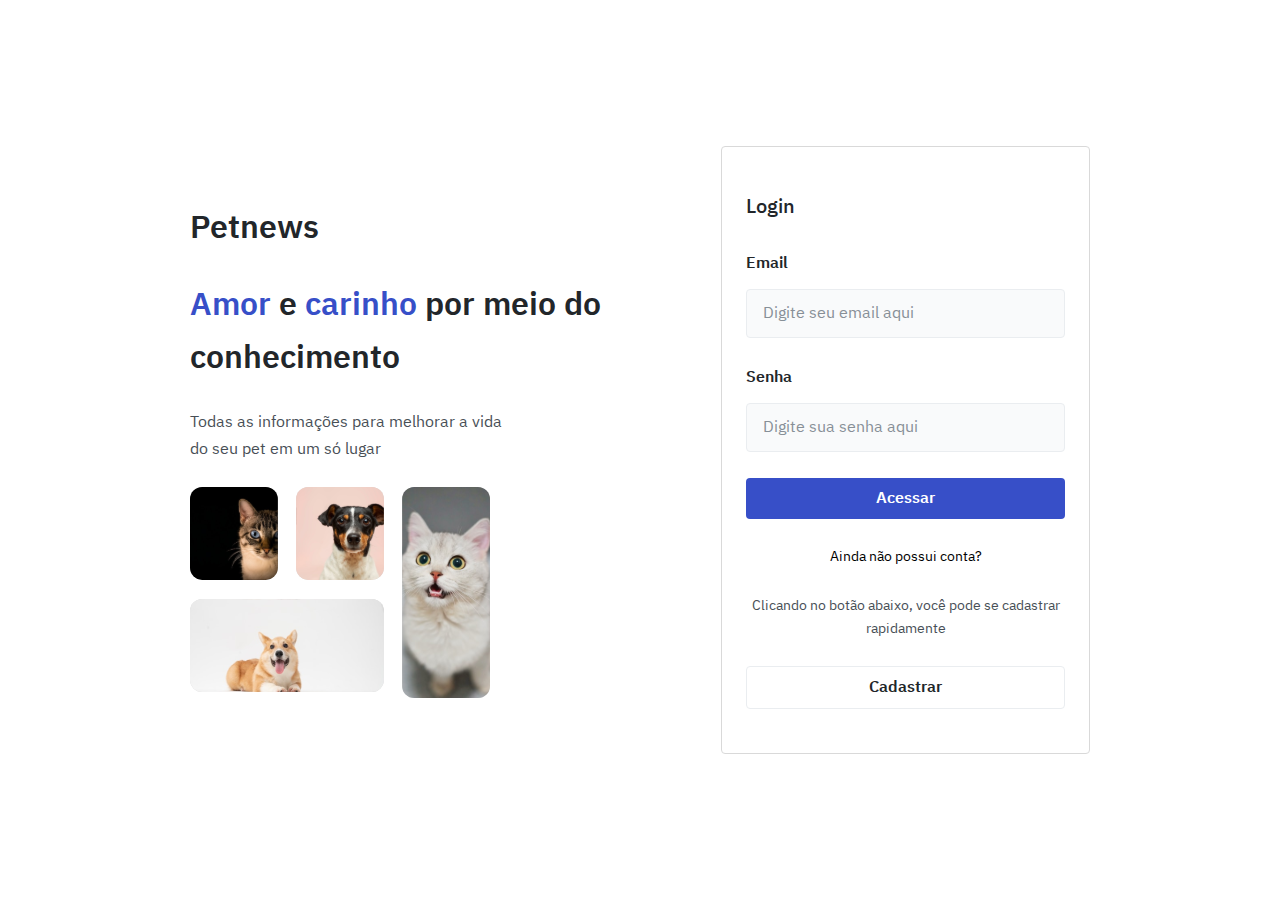
<file: index.html>
<!DOCTYPE html>
<html lang="pt-BR">
    <head>
        <meta charset="UTF-8">
        <meta http-equiv="X-UA-Compatible" content="IE=edge">
        <meta name="viewport" content="width=device-width, initial-scale=1.0">
        <title>Petnews - Login</title>
        <!-- COMPONENTS -->
        <link rel="stylesheet" href="styles/banner.css">
        <link rel="stylesheet" href="styles/buttons.css">
        <link rel="stylesheet" href="styles/forms.css">
        <link rel="stylesheet" href="styles/modals.css">
        <!-- STYLES -->
        <link rel="stylesheet" href="styles/colors.css">
        <link rel="stylesheet" href="styles/flex.css">
        <link rel="stylesheet" href="styles/gaps.css">
        <link rel="stylesheet" href="styles/texts.css">
        <link rel="stylesheet" href="styles/sizes.css">
        <link rel="stylesheet" href="styles/globalStyles.css">
        <link rel="stylesheet" href="styles/media.css">
        <link rel="stylesheet" href="pages/login/index.css">
        <!-- SCRIPTS -->
        <script type="module" src="pages/login/index.js" defer></script>
    </head>
    <body class="align-center d-flex full-width justify-center">
        <div class="align-center container d-flex gap-1">
            <aside class="banner d-flex flex-column gap-4">
                <div class="d-flex flex-column gap-4">
                    <h1 class="color-grey-1 title-1">Petnews</h1>
                    <p class="color-grey-1 title-1">
                        <span class="color-brand-1">Amor</span> e <span
                            class="color-brand-1">carinho</span> por meio do
                        conhecimento
                    </p>
                    <p class="text-1 color-grey-3">
                        Todas as informações para melhorar a vida do seu pet em
                        um só lugar
                    </p>
                </div>
                <img src="assets/imgs/mosaico-2.svg" alt="mosaico de fotos
                    de gatos e um cachorro">
            </aside>
            <main class="d-flex flex-column forms-1-wrapper gap-3">
                <h2 class="title-3">Login</h2>
                <form class="d-flex flex-column full-width gap-3">
                    <div class="d-flex flex-column gap-7">
                        <label class="label-1 text-1">Email</label>
                        <input name="email" class="input-1" type="email"
                            placeholder="Digite seu email aqui" required
                            autocomplete="off" id="email">
                    </div>
                    <div class="d-flex flex-column gap-7">
                        <label class="label-1 text-1">Senha</label>
                        <input name="password" class="input-1" type="password"
                            placeholder="Digite sua senha aqui" required
                            autocomplete="off" id="password">
                    </div>
                    <button type="submit" class="button button-brand pd-button-1
                        text-1" id="login" disabled>Acessar</button>
                    <p class="text-2">Ainda não possui conta?</p>
                    <p class="color-grey-3 text-2">
                        Clicando no botão abaixo, você pode se cadastrar
                        rapidamente
                    </p>
                    <a class="button button-outline pd-button-1 text-1"
                        href="pages/signup/index.html">Cadastrar</a>
                </form>
            </main>
        </div>
    </body>
</html>
</file>
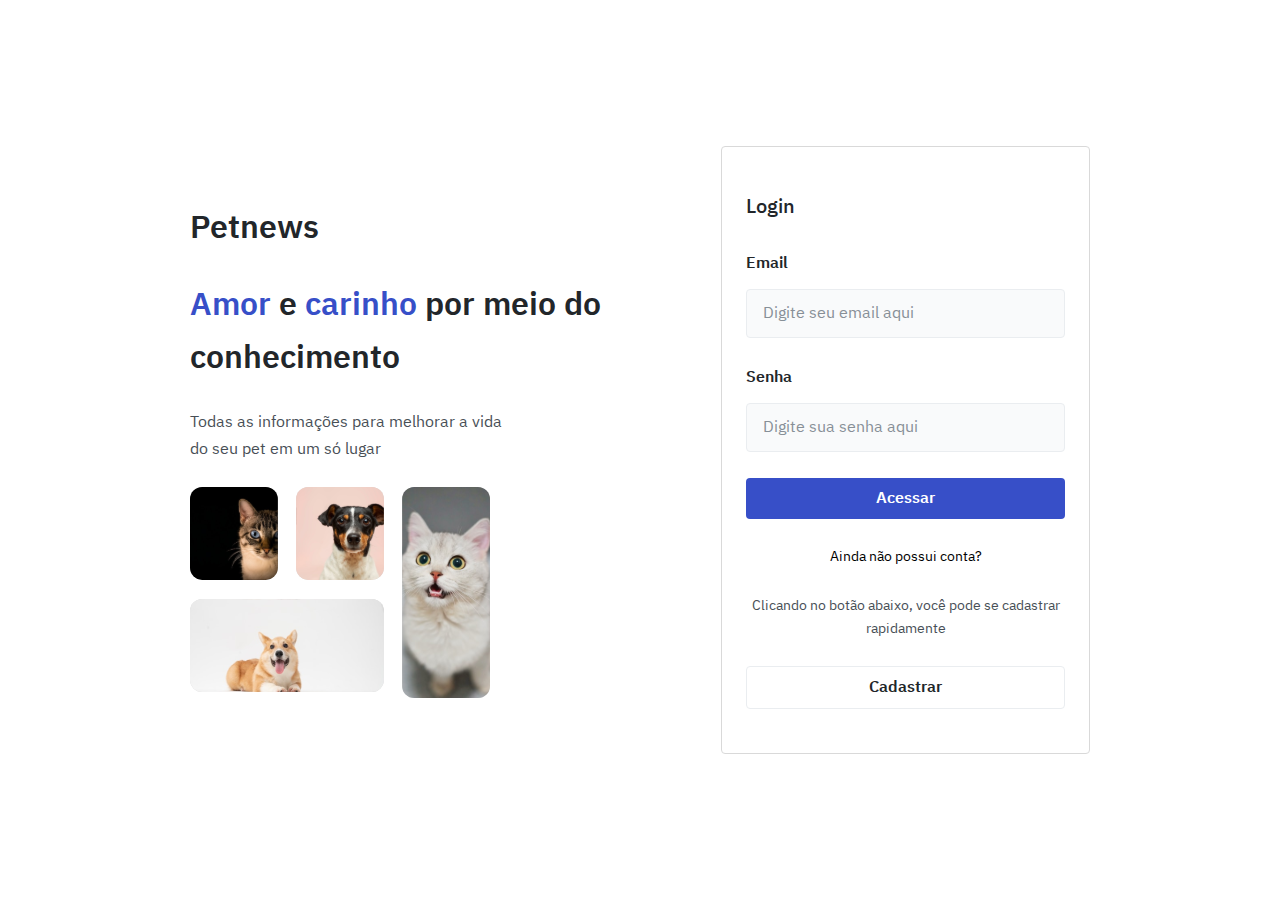
<file: pages/homepage/index.html>
<!DOCTYPE html>
<html lang="pt-BR">
    <head>
        <meta charset="UTF-8">
        <meta http-equiv="X-UA-Compatible" content="IE=edge">
        <meta name="viewport" content="width=device-width, initial-scale=1.0">
        <title>Petnews - Homepage</title>
        <!-- COMPONENTS -->
        <link rel="stylesheet" href="../../styles/banner.css">
        <link rel="stylesheet" href="../../styles/buttons.css">
        <link rel="stylesheet" href="../../styles/forms.css">
        <link rel="stylesheet" href="../../styles/tooltip.css">
        <link rel="stylesheet" href="../../styles/modals.css">
        <link rel="stylesheet" href="../../styles/post.css">
        <!-- STYLES -->
        <link rel="stylesheet" href="../../styles/colors.css">
        <link rel="stylesheet" href="../../styles/flex.css">
        <link rel="stylesheet" href="../../styles/gaps.css">
        <link rel="stylesheet" href="../../styles/texts.css">
        <link rel="stylesheet" href="../../styles/sizes.css">
        <link rel="stylesheet" href="../../styles/globalStyles.css">
        <link rel="stylesheet" href="../../styles/position.css">
        <link rel="stylesheet" href="index.css">
        <link rel="stylesheet" href="../../styles/media.css">
        <!-- SCRIPTS -->
        <script type="module" src="index.js" defer></script>
        <script type="module" src="../../scripts/modals.js" defer></script>
    </head>
    <body class="align-center d-flex flex-column full-width position-relative">
        <header class="page-header align-center container d-flex justify-between
            pd-inline">
            <h1 class="title-2">Petnews</h1>
            <div class="d-flex gap-6 position-relative options">
                <button class="button button-brand pd-button-1 text-1"
                    id="new-post">Criar publicação</button>
                <img width="40" height="40" class="round-img"
                    src="../../assets/imgs/spinner-gif.gif" id="header-img">
                <div class="d-flex d-none flex-column tooltip-logout
                    position-absolute">
                    <h3 class="text-1" id="header-username"></h3>
                    <button class="logout text-2"
                        onclick="{window.location.replace('../../index.html')}">Sair
                        da conta</button>
                </div>
            </div>
        </header>
        <main class="align-center d-flex flex-column full-width">
            <div class="bg-grey-8 d-flex full-width justify-center trace">
                <h1 class="container title-3 pd-inline">
                    Feed
                </h1>
            </div>
            <section class="container d-flex flex-column posts pd-inline">
                <p class="title-3" id="empty-message">Nenhum post disponível</p>
            </section>
        </main>
    </body>
</html>
</file>
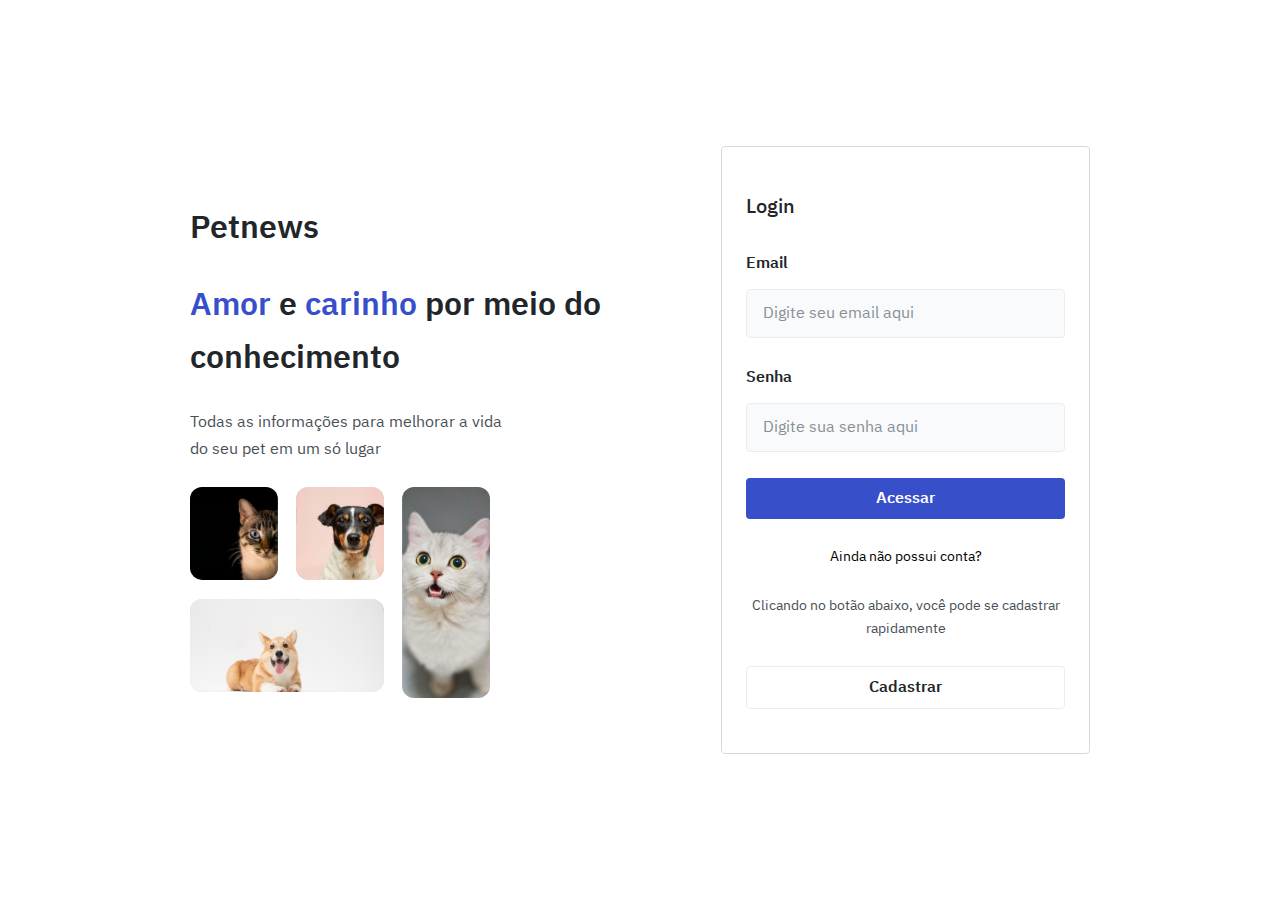
<file: pages/login/index.html>
<!DOCTYPE html>
<html lang="pt-BR">
    <head>
        <meta charset="UTF-8">
        <meta http-equiv="X-UA-Compatible" content="IE=edge">
        <meta name="viewport" content="width=device-width, initial-scale=1.0">
        <title>Petnews - Login</title>
        <!-- COMPONENTS -->
        <link rel="stylesheet" href="../../styles/banner.css">
        <link rel="stylesheet" href="../../styles/buttons.css">
        <link rel="stylesheet" href="../../styles/forms.css">
        <link rel="stylesheet" href="../../styles/modals.css">
        <!-- STYLES -->
        <link rel="stylesheet" href="../../styles/colors.css">
        <link rel="stylesheet" href="../../styles/flex.css">
        <link rel="stylesheet" href="../../styles/gaps.css">
        <link rel="stylesheet" href="../../styles/texts.css">
        <link rel="stylesheet" href="../../styles/sizes.css">
        <link rel="stylesheet" href="../../styles/globalStyles.css">
        <link rel="stylesheet" href="../../styles/media.css">
        <link rel="stylesheet" href="index.css">
        <!-- SCRIPTS -->
        <script type="module" src="index.js" defer></script>
    </head>
    <body class="align-center d-flex full-width justify-center">
        <div class="align-center container d-flex gap-1">
            <aside class="banner d-flex flex-column gap-4">
                <div class="d-flex flex-column gap-4">
                    <h1 class="color-grey-1 title-1">Petnews</h1>
                    <p class="color-grey-1 title-1">
                        <span class="color-brand-1">Amor</span> e <span
                            class="color-brand-1">carinho</span> por meio do
                        conhecimento
                    </p>
                    <p class="text-1 color-grey-3">
                        Todas as informações para melhorar a vida do seu pet em
                        um só lugar
                    </p>
                </div>
                <img src="../../assets/imgs/mosaico-2.svg" alt="mosaico de fotos
                    de gatos e um cachorro">
            </aside>
            <main class="d-flex flex-column forms-1-wrapper gap-3">
                <h2 class="title-3">Login</h2>
                <form class="d-flex flex-column full-width gap-3">
                    <div class="d-flex flex-column gap-7">
                        <label class="label-1 text-1">Email</label>
                        <input name="email" class="input-1" type="email"
                            placeholder="Digite seu email aqui" required
                            autocomplete="off" id="email">
                    </div>
                    <div class="d-flex flex-column gap-7">
                        <label class="label-1 text-1">Senha</label>
                        <input name="password" class="input-1" type="password"
                            placeholder="Digite sua senha aqui" required
                            autocomplete="off" id="password">
                    </div>
                    <button type="submit" class="button button-brand pd-button-1
                        text-1" id="login" disabled>Acessar</button>
                    <p class="text-2">Ainda não possui conta?</p>
                    <p class="color-grey-3 text-2">
                        Clicando no botão abaixo, você pode se cadastrar
                        rapidamente
                    </p>
                    <a class="button button-outline pd-button-1 text-1"
                        href="../signup/index.html">Cadastrar</a>
                </form>
            </main>
        </div>
    </body>
</html>
</file>
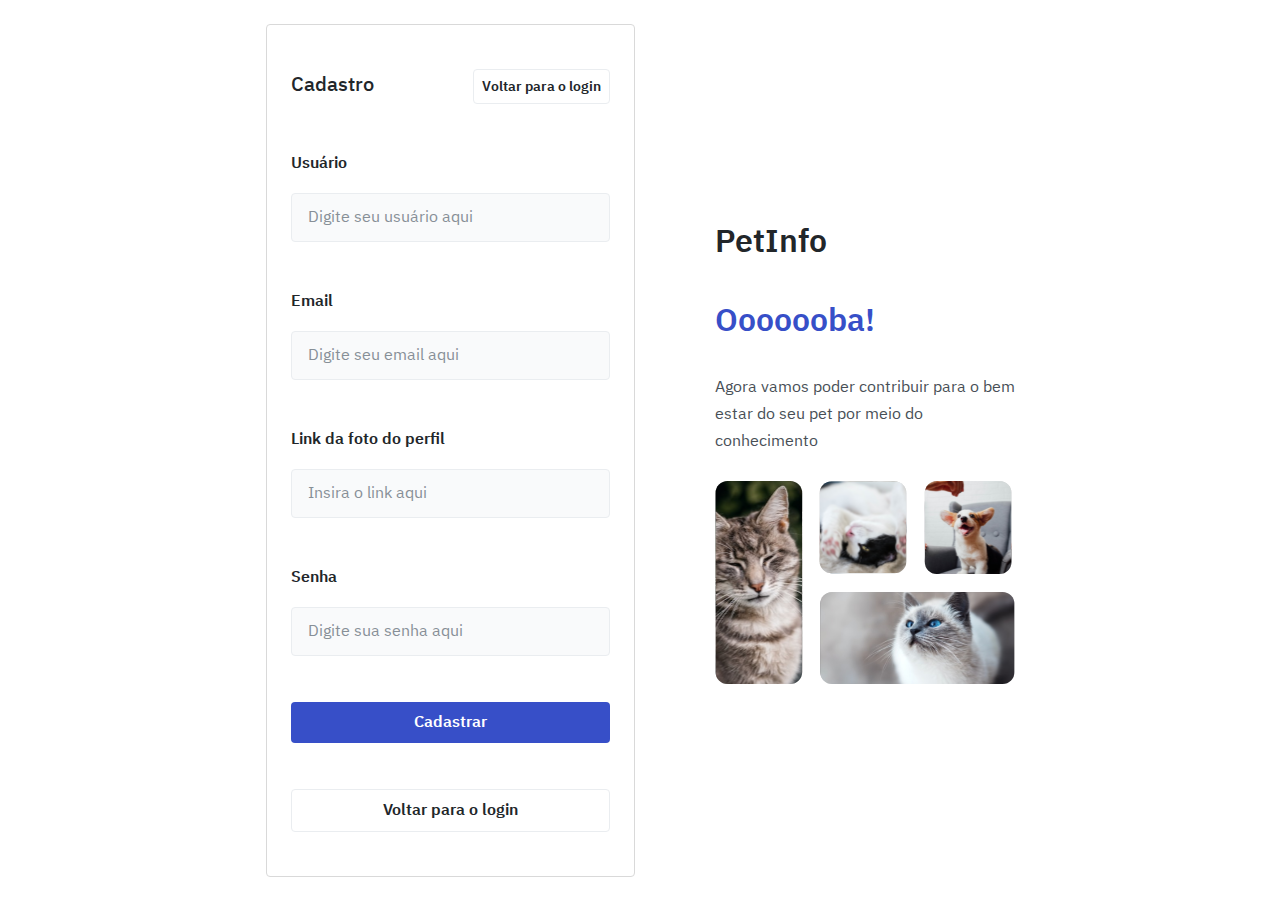
<file: pages/sign up/index.html>
<!DOCTYPE html>
<html lang="en">
<head>
    <meta charset="UTF-8">
    <meta http-equiv="X-UA-Compatible" content="IE=edge">
    <meta name="viewport" content="width=device-width, initial-scale=1.0">
    <title>Petinfo - Cadastro</title>
    <!-- COMPONENTS -->
    <link rel="stylesheet" href="../../styles/banner.css">
    <link rel="stylesheet" href="../../styles/buttons.css">
    <link rel="stylesheet" href="../../styles/forms.css">
    <link rel="stylesheet" href="../../styles/tooltip.css">
    <!-- STYLES -->
    <link rel="stylesheet" href="../../styles/colors.css">
    <link rel="stylesheet" href="../../styles/flex.css">
    <link rel="stylesheet" href="../../styles/gaps.css">
    <link rel="stylesheet" href="../../styles/texts.css">
    <link rel="stylesheet" href="../../styles/sizes.css">
    <link rel="stylesheet" href="../../styles/globalStyles.css">
    <link rel="stylesheet" href="../../styles/media.css">
    <link rel="stylesheet" href="../../styles/position.css">
    <link rel="stylesheet" href="index.css">
    <!-- SCRIPTS -->
    <script type="module" src="index.js" defer></script>
</head>
<body class="align-center d-flex full-width justify-center position-relative">
    <div class="align-center container d-flex justify-center gap-1">
        <main class="d-flex flex-column forms-1-wrapper gap-2">
            <div class="d-flex full-width justify-between">
                <h3 class="title-3">Cadastro</h3>
                <a href="../login/index.html" class="button button-outline pd-button-2 text-2">Voltar para o login</a>
            </div>
            <form class="d-flex flex-column full-width gap-2">
                <div class="d-flex flex-column gap-6">
                    <label class="label-1 text-1">Usuário</label>
                    <input name="username" class="input-1" type="text" placeholder="Digite seu usuário aqui" required autocomplete="off">
                </div>
                <div class="d-flex flex-column gap-6">
                    <label class="label-1 text-1">Email</label>
                    <input name="email" class="input-1" type="email" placeholder="Digite seu email aqui" required autocomplete="off">
                </div>
                <div class="d-flex flex-column gap-6">
                    <label class="label-1 text-1">Link da foto do perfil</label>
                    <input name="avatar" class="input-1" type="url" placeholder="Insira o link aqui" required autocomplete="off">
                </div>
                <div class="d-flex flex-column gap-6">
                    <label class="label-1 text-1">Senha</label>
                    <input name="password" class="input-1" type="password" placeholder="Digite sua senha aqui" required autocomplete="off">
                </div>
                <button type="submit" class="button button-brand pd-button-1 text-1" id="sign-up" disabled>Cadastrar</button>
                <a class="button button-outline pd-button-1 text-1" href="../login/index.html">Voltar para o login</a>
            </form>
        </main>
        <aside class="banner d-flex flex-column gap-3">
            <div class="d-flex flex-column gap-3">
                <h1 class="title-1 color-grey-1">PetInfo</h1>
                <h2 class="title-1 color-brand-1">Ooooooba!</h2>
                <p class="text-1 color-grey-3">
                    Agora vamos poder contribuir para o bem estar do seu pet por meio do conhecimento
                </p>
            </div>
            <img src="../../assets/imgs/mosaico-1.svg" alt="mosaico de fotos de gatos e um cachorro">
        </aside>
    </div>
</body>
</html>
</file>
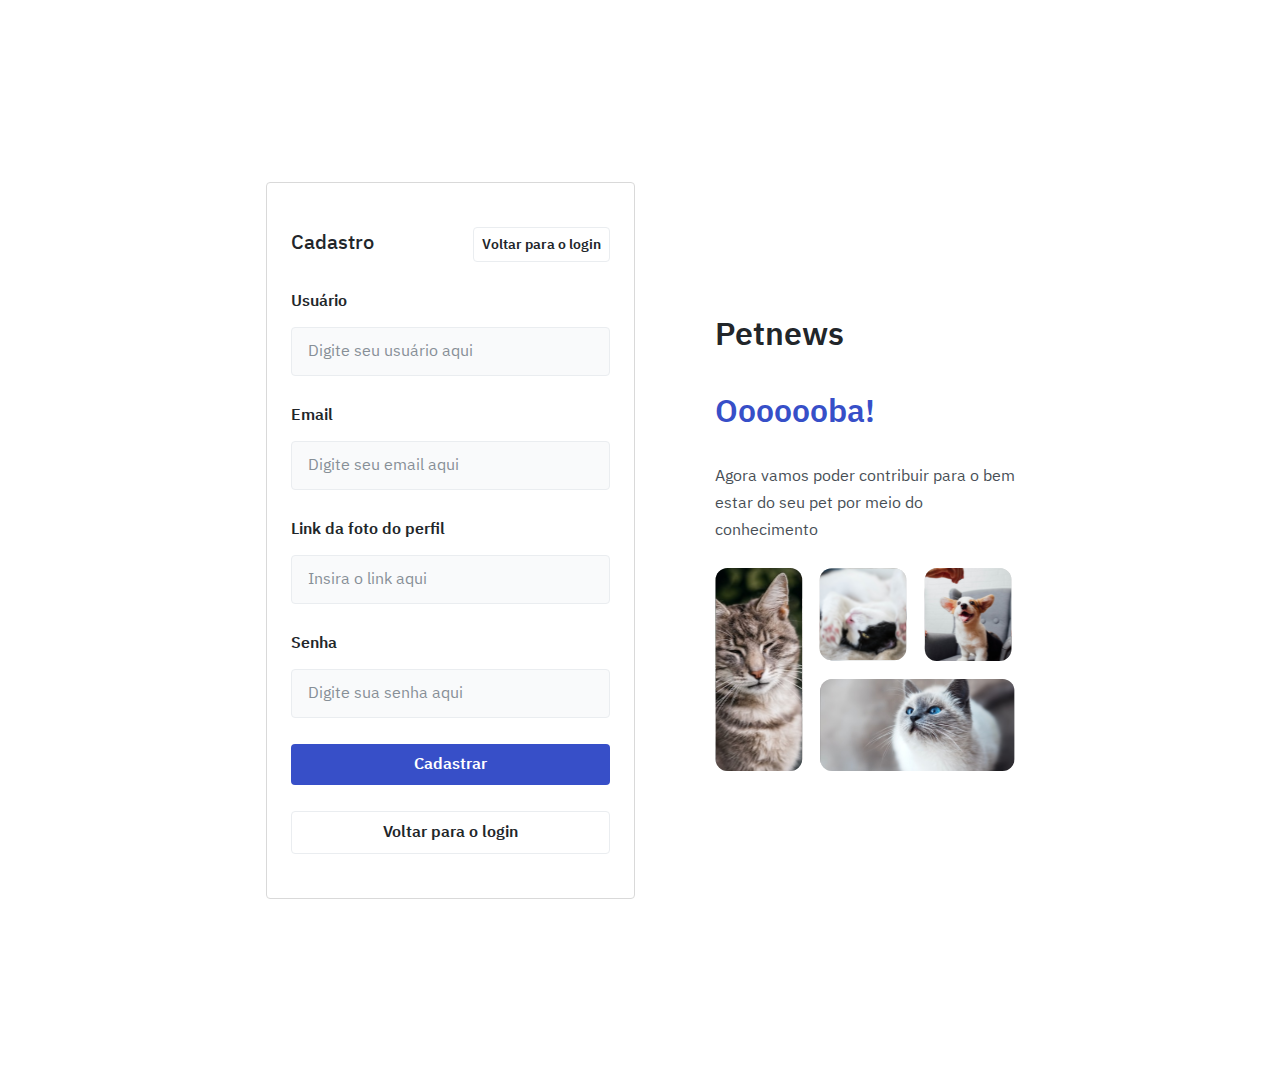
<file: pages/signup/index.html>
<!DOCTYPE html>
<html lang="pt-BR">
    <head>
        <meta charset="UTF-8">
        <meta http-equiv="X-UA-Compatible" content="IE=edge">
        <meta name="viewport" content="width=device-width, initial-scale=1.0">
        <title>Petnews - Cadastro</title>
        <!-- COMPONENTS -->
        <link rel="stylesheet" href="../../styles/banner.css">
        <link rel="stylesheet" href="../../styles/buttons.css">
        <link rel="stylesheet" href="../../styles/forms.css">
        <link rel="stylesheet" href="../../styles/tooltip.css">
        <!-- STYLES -->
        <link rel="stylesheet" href="../../styles/colors.css">
        <link rel="stylesheet" href="../../styles/flex.css">
        <link rel="stylesheet" href="../../styles/gaps.css">
        <link rel="stylesheet" href="../../styles/texts.css">
        <link rel="stylesheet" href="../../styles/sizes.css">
        <link rel="stylesheet" href="../../styles/globalStyles.css">
        <link rel="stylesheet" href="../../styles/media.css">
        <link rel="stylesheet" href="../../styles/position.css">
        <link rel="stylesheet" href="index.css">
        <!-- SCRIPTS -->
        <script type="module" src="index.js" defer></script>
    </head>
    <body class="align-center d-flex full-width justify-center
        position-relative">
        <div class="align-center container d-flex justify-center gap-1">
            <main class="d-flex flex-column forms-1-wrapper gap-3">
                <div class="d-flex full-width justify-between form-header">
                    <h3 class="title-3">Cadastro</h3>
                    <a href="../../index.html" class="button button-outline
                        pd-button-2 text-2">Voltar para o login</a>
                </div>
                <form class="d-flex flex-column full-width gap-3"
                    id="form-signup">
                    <div class="d-flex flex-column gap-7">
                        <label class="label-1 text-1">Usuário</label>
                        <input name="username" class="input-1" type="text"
                            placeholder="Digite seu usuário aqui" required
                            autocomplete="off">
                    </div>
                    <div class="d-flex flex-column gap-7">
                        <label class="label-1 text-1">Email</label>
                        <input name="email" class="input-1" type="email"
                            placeholder="Digite seu email aqui" required
                            autocomplete="off">
                    </div>
                    <div class="d-flex flex-column gap-7">
                        <label class="label-1 text-1">Link da foto do perfil</label>
                        <input name="avatar" class="input-1" type="url"
                            placeholder="Insira o link aqui" required
                            autocomplete="off">
                    </div>
                    <div class="d-flex flex-column gap-7">
                        <label class="label-1 text-1">Senha</label>
                        <input name="password" class="input-1" type="password"
                            placeholder="Digite sua senha aqui" required
                            autocomplete="off">
                    </div>
                    <button type="submit" class="button button-brand pd-button-1
                        text-1" id="sign-up" disabled>Cadastrar</button>
                    <a class="button button-outline pd-button-1 text-1"
                        href="../../index.html">Voltar para o login</a>
                </form>
            </main>
            <aside class="banner d-flex flex-column gap-4">
                <div class="d-flex flex-column gap-4">
                    <h1 class="title-1 color-grey-1">Petnews</h1>
                    <h2 class="title-1 color-brand-1">Ooooooba!</h2>
                    <p class="text-1 color-grey-3">
                        Agora vamos poder contribuir para o bem estar do seu pet
                        por meio do conhecimento
                    </p>
                </div>
                <img src="../../assets/imgs/mosaico-1.svg" alt="mosaico de fotos
                    de gatos e um cachorro">
            </aside>
        </div>
    </body>
</html>
</file>
<file: styles/banner.css>
.banner {
    max-width: 300px;
    width: 100%;
}

.banner img {
    width: 300px;
}
</file>
<file: styles/buttons.css>
button {
    background-color: transparent;
    border: none;
    cursor: pointer;
    transition: 0.2s;
}

.button {
    border-radius: var(--radius-1);
    font-size: var(--size-4);
    font-weight: var(--weight-1);
    text-align: center;
}

.button-outline {
    border: 1px solid var(--gray600);
    color: var(--gray100);
}

.button-outline:hover {
    background-color: var(--gray800);
}

.button-brand {
    background-color: var(--brand100);
    color: white;
}

.button-brand:hover {
    background-color: var(--brand200);
}

.button-alert {
    background-color: var(--alert100);
    color: white;
}

.button-alert:hover {
    background-color: var(--alert200);
}

.pd-button-1 {
    padding: 0.438rem 1rem;
}

.pd-button-2 {
    padding: 0.313rem 0.5rem;
}

.spinner {
    animation: spin 0.5s linear infinite;
}

.button-gray {
    background-color: var(--gray700);
    color: var(--gray400);
}

.button-gray:hover {
    color: var(--gray300);
}

.logout {
    font-weight: 500;
    opacity: 50%;
    padding: 22px 19px;
    text-align: start;
}

.logout::before {
    content: url("../assets/imgs/sign-out-alt.svg");
    margin-right: 20px;
}

.logout:hover {
    background-color: var(--gray700);
    opacity: 100%;
}

@keyframes spin {
    0% {
        transform: rotate(0deg);
    }

    100% {
        transform: rotate(360deg);
    }
}
</file>
<file: styles/forms.css>
input {
    width: 100%;
    outline: none;
}

.forms-1-wrapper {
    border: 1px solid #D9D9D9;
    border-radius: var(--radius-1);
    flex-shrink: 0;
    max-width: 369px;
    padding: 2.75rem 1.5rem;
    width: 100%;
}

.forms-1-wrapper p {
    text-align: center;
}

.input-1 {
    background-color: var(--gray800);
    border: 1px solid var(--gray600);
    border-radius: var(--radius-1);
    font-size: var(--size-4);
    padding: 0.625rem 1rem;
}

.input-1::placeholder {
    border-radius: var(--radius-1);
    color: var(--gray400);
}

.input-1:focus {
    border-color: var(--gray100);
}

.label-1 {
    color: var(--gray100);
    font-weight: var(--weight-1);
}

.forms-1-wrapper div p {
    text-align: start;
}
</file>
<file: styles/modals.css>
.close-button {
    background-color: var(--gray600);
    color: var(--gray400);
    padding: 0.344rem 0.875rem;
}

.modal-wrapper {
    animation: show-wrapper ease 0.5s;
    background: rgba(30, 30, 30, 0.5);
    z-index: 10;
}

.modal {
    animation: show-modal ease 0.5s;
    border-radius: 8px;
    max-height: 570px;
    overflow-y: auto;
    padding: 2rem 1.5rem; 
}

.modal textarea {
    color: var(--gray100);
    min-height: 120px;
    max-height: 360px;
    height: fit-content;
    outline: none;
    resize: none;
}

.modal textarea::placeholder {
    color: var(--gray300);
}

@keyframes show-modal {
    0% {
        transform: translateY(-100px);
    }
    100% {
        transform: translateY(0);
    }
}

@keyframes hide-modal {
    0% {
        transform: translateY(0);
    }
    100% {
        transform: translateY(-500px);
    }
}

@keyframes show-wrapper {
    0% {
        opacity: 0%;
    }

    100% {
        opacity: 100%;
    }
}

@keyframes hide-wrapper {
    0% {
        opacity: 100%;
    }

    100% {
        opacity: 0%;
    }
}
</file>
<file: styles/colors.css>
.color-brand-1 {
    color: var(--brand100);
}

.color-grey-1 {
    color: var(--gray100);
}

.color-grey-2 {
    color: var(--gray200);
}

.color-grey-3 {
    color: var(--gray300);
}

.color-grey-4 {
    color: var(--gray400);
}

.color-sucess-1 {
    color: var(--sucess100);
}

.color-alert-1 {
    color: var(--alert100);
}

.bg-grey-8 {
    background-color: var(--gray800);
}

.bg-grey-9 {
    background-color: var(--gray900);
}
</file>
<file: styles/flex.css>
.d-flex {
    display: flex;
}

.flex-column {
    flex-direction: column;
}

.justify-between {
    justify-content: space-between;
}

.justify-center {
    justify-content: center;
}

.align-center {
    align-items: center;
}

.self-end {
    align-self: flex-end;
}
</file>
<file: styles/gaps.css>
.gap-1 {
    gap: 5rem;
}

.gap-2 {
    gap: 2.875rem;
}

.gap-3 {
    gap: 1.625rem;
}

.gap-4 {
    gap: 1.5rem;
}

.gap-5 {
    gap: 1.25rem;
}

.gap-6 {
    gap: 1rem;
}

.gap-7 {
    gap: 0.75rem;
}

.gap-8 {
    gap: 0.5rem;
}
</file>
<file: styles/texts.css>
.title-1 {
    font-size: var(--size-1);
    font-weight: var(--weight-1);
}

.title-2 {
    color: var(--gray100);
    font-size: var(--size-2);
    font-weight: var(--weight-1);
}

.title-3 {
    color: var(--gray100);
    font-size: var(--size-3);
    font-weight: var(--weight-2);
}

.text-1 {
    font-size: var(--size-4);
}

.text-2 {
    font-size: var(--size-5);
}
</file>
<file: styles/sizes.css>
.full-width {
    width: 100%;
}

.full-height {
    height: 100%;
}

.fit-width {
    width: fit-content;
}
</file>
<file: styles/globalStyles.css>
@import url('https://fonts.googleapis.com/css2?family=IBM+Plex+Sans+Thai+Looped:wght@400;500;600&display=swap');

* {
  box-sizing: border-box;
  font-family: 'IBM Plex Sans Thai Looped', sans-serif;
  margin: 0;
  padding: 0;
}

:root {
  /* COLORS */

  --brand100: hsl(230, 57%, 50%);
  --brand200: hsl(230, 68%, 54%);
  --gray100: hsl(210, 11%, 15%);
  --gray200: hsl(210, 10%, 23%);
  --gray300: hsl(210, 9%, 31%);
  --gray400: hsl(210, 7%, 56%);
  --gray500: hsl(210, 11%, 71%);
  --gray600: hsl(210, 16%, 93%);
  --gray700: hsl(210, 17%, 95%);
  --gray800: hsl(210, 17%, 98%);
  --gray900: hsl(200, 100%, 99%);
  --alert100: hsl(349, 57%, 50%);
  --alert200: hsl(349, 69%, 55%);
  --sucess100: hsl(162, 88%, 26%);

  /* FONTS */

  --weight-1: 600;
  --weight-2: 500;
  --weight-3: 400;

  --size-1: 2rem;
  --size-2: 1.5rem;
  --size-3: 1.25rem;
  --size-4: 1rem;
  --size-5: 0.875rem;

  --radius-1: 4px;
  --radius-round: 100%;
}

body {
  font-family: "Inter, sans-serif";
  height: 100vh;
}

.container {
  max-width: 900px;
  width: 100%;
  margin: 100px  20px;
}

.container a {
  text-decoration: none;
}
</file>
<file: styles/media.css>
@media (max-width: 800px) {
    body {
        height: fit-content;
    }

    .container {
        margin: 50px;
        width: 90%;
    }

    .gap-1 {
        gap: 3rem;
    }

    .forms-1-wrapper {
        max-width: none;
    }

    .banner {
        max-width: none;
        align-items: center;
        flex-direction: column-reverse;
    }
    
    .trace .container {
        margin: 0;
    }
}
@media (max-width: 560px) {
    .page-header {
        flex-direction: column;
        justify-content: flex-start;
        height: fit-content;
    }
    .posts header {
        flex-direction: column;
    }
}

@media (max-width: 500px) {
    .modal-wrapper .container {
        margin: 0;
    }

    .modal .post-info {
        flex-direction: column;
    }

    .close-button {
        height: fit-content;
    }
}

@media (max-width: 350px) {
    .banner img {
        min-width: 250px;
        width: 100%;
    }
}
</file>
<file: pages/login/index.css>
.banner {
    max-width: 600px;
    width: 100%;
}

.banner .text-1 {
    max-width: 320px;
}

@media (max-width: 800px) {
    .container {
        flex-direction: column;
    }
}
</file>
<file: styles/tooltip.css>
.tooltip-logout {
    animation: showLogout linear 0.3s;
    background-color: var(--gray900);
    border-radius: var(--radius-1);
    box-shadow: 0px 4px 30px -12px rgba(0, 0, 0, 0.3);
    bottom: -125px;
    width: 215px;
}

.tooltip-logout .text-1 {
    padding: 22px 17px 10px;
}

.tooltip {
    animation: show ease 5s;
    background-color: var(--gray900);
    border-radius: var(--radius-1);
    box-shadow: 0px 4px 30px -12px rgba(0, 0, 0, 0.6);
    bottom: 28px;
    max-width: 440px;
    min-width: 200px;
    gap: 17px;
    right: -500px;
    padding: 21px 32px;
    z-index: 20;
}

.title-sucess::before {
    content: url("../assets/imgs/sucess-sign.svg");
}

.title-alert::before {
    content: url("../assets/imgs/warning-sign.png")
}

.progress-bar {
    animation: reduce linear 4s;
    background-color: var(--alert100);
    border-radius: var(--radius-1);
    margin-top: 20px;
    height: 5px;
    width: 0;
}

@keyframes reduce {
    0% {
        width: 100%;
        background-color: var(--gray400);
    }

    70% {
        background-color: var(--alert100);
    }

    100% {
        width: 0;
    }
}

@keyframes show {
    0% {
        right: -100px;
    }

    5% {
        right: 50px;
    }

    10% {
        right: 17px;
    }

    90% {
        right: 17px;
    }

    100% {
        right: -500px;
    }
}

@keyframes showLogout {
    0% {
        bottom: 0;
        opacity: 0;
    }

    100% {
        bottom: -125px;
        opacity: 100%;
    }
}

@keyframes hideLogout {
    0% {
        bottom: -128px;
        opacity: 100%;
        pointer-events: none;
    }

    100% {
        bottom: 0;
        display: none;
        opacity: 0;
    }
}
</file>
<file: styles/post.css>
.posts {
    gap: 4.375rem;
}

.post {
    animation: show-post ease 1s;
}

@keyframes show-post {
    0% {
        opacity: 0;
    }

    100% {
        opacity: 100%;;
    }
}

.post-author {
    border-right: 1px solid var(--gray600);
    padding-right: 0.75rem;
}      

.post-author .round-img {
    height: 32px;
    width: 32px;
}    

.post-info .text-2 {
    font-weight: 500;
}

.post-text, .post .title-2 {
    display: -webkit-box;
    overflow: hidden;
    text-overflow: ellipsis;
    -webkit-box-orient: vertical;
    -webkit-line-clamp: 2;
}

.posts .link {
    text-align: start;
}
</file>
<file: styles/position.css>
.position-relative {
    position: relative;
}

.position-absolute {
    position: absolute;
}

.position-fixed {
    position: fixed;
}

.link {
    color: var(--brand100);
    text-decoration: none;
}

.link:hover {
    text-decoration: underline;
}
</file>
<file: pages/homepage/index.css>
body {
    height: auto;
    margin-bottom: 60px;
}

.page-header {
    flex-shrink: 0;
    height: 172px;
    gap: 1rem;
    margin: 0;
}

.page-header .round-img {
    border: 1px solid var(--brand100);
    width: 40px;
}

.container {
    margin: 0;
}

.round-img {
    border-radius: var(--radius-round);
    object-fit: cover;
}

.trace {
    padding: 1.063rem;
    margin-bottom: 35px;
}

.d-none {
    display: none;
}

.pd-inline {
    padding-inline: 20px;
}
</file>
<file: pages/sign up/index.css>
@media (max-width: 800px) {
    .container {
        flex-direction: column-reverse;
    }
}
</file>
<file: pages/signup/index.css>
body {
    font-family: "Inter, sans-serif";
    height: 120vh;
}

@media (max-width: 800px) {
    .container {
        flex-direction: column-reverse;
    }
}

@media (max-width: 450px) {
    .form-header {
        flex-direction: column;
        text-align: center;
        gap: 20px;
    }
}
</file>
